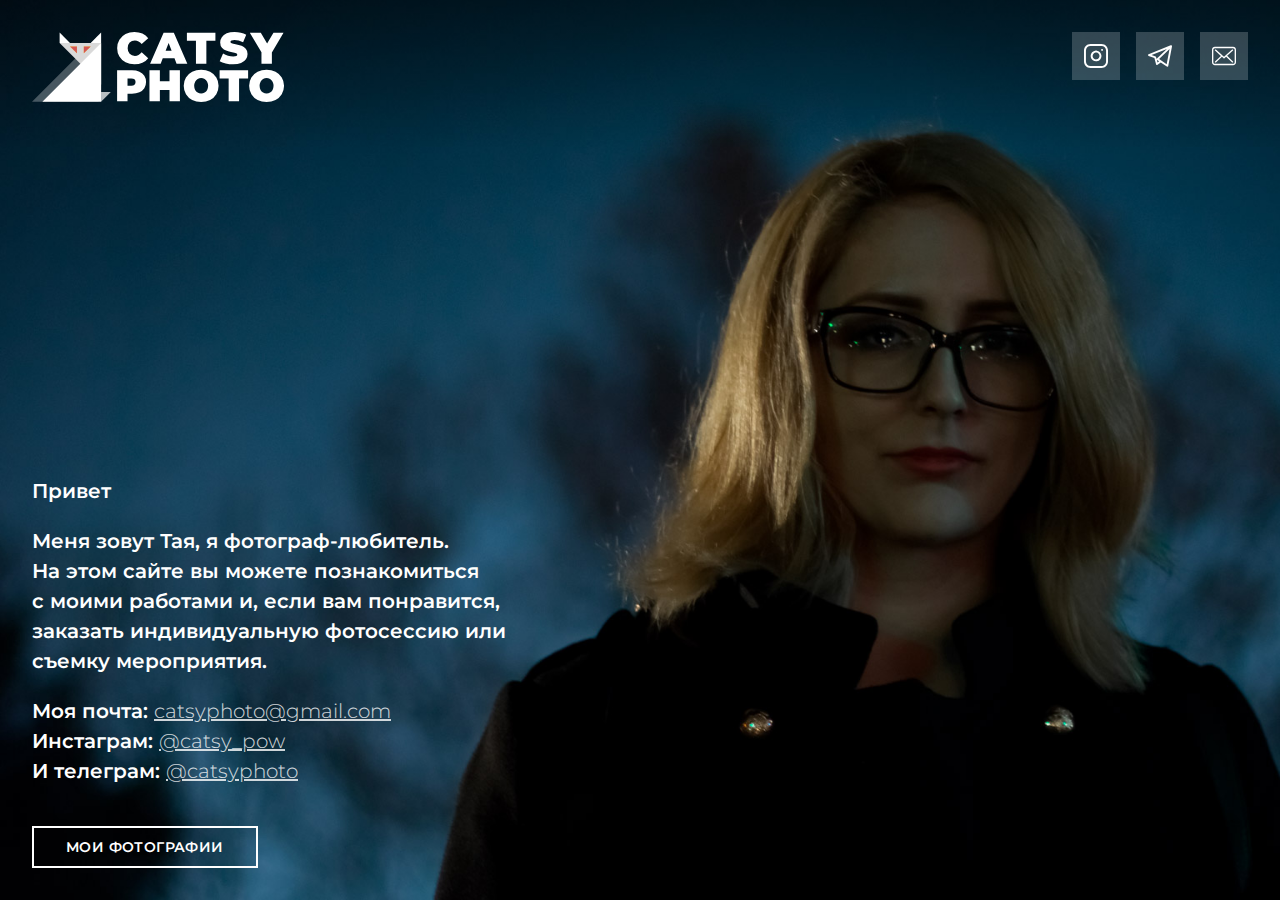
<file: index.html>
<!DOCTYPE html>
<html lang="ru">
  <head>
    <meta charset="UTF-8"/>
    <meta name="viewport" content="width=device-width, initial-scale=1.0"/>
    <meta http-equiv="X-UA-Compatible" content="ie=edge"/>
    <meta name="description" content="Фотограф в Махачкале. Частные фотосессии, мероприятия, свадьбы. Обработка фотографий"/>
    <meta name="keywords" content="махачкала, в махачкале, махачкалинский, фотограф, фотографа, заказать, контакты, съемка, фотосет, фотосессия, свадьба, выписка, утренник"/>
    <link rel="stylesheet" href="https://fonts.googleapis.com/css?family=Montserrat:300,400,700"/>
    <link rel="stylesheet" href="css/flickity.css"/>
    <link rel="stylesheet" href="css/main.css"/>
    <title>CatsyPhoto | Фотограф в Махачкале</title>
  </head>
  <body>
    <script type="text/javascript">
      (function (d, w, c) {
          (w[c] = w[c] || []).push(function() {
              try {
                  w.yaCounter47403646 = new Ya.Metrika2({
                      id:47403646,
                      clickmap:true,
                      trackLinks:true,
                      accurateTrackBounce:true
                  });
              } catch(e) { }
          });
      
          var n = d.getElementsByTagName("script")[0],
              s = d.createElement("script"),
              f = function () { n.parentNode.insertBefore(s, n); };
          s.type = "text/javascript";
          s.async = true;
          s.src = "https://mc.yandex.ru/metrika/tag.js";
      
          if (w.opera == "[object Opera]") {
              d.addEventListener("DOMContentLoaded", f, false);
          } else { f(); }
      })(document, window, "yandex_metrika_callbacks2");
      
    </script>
    <noscript>
      <div><img src="https://mc.yandex.ru/watch/47403646" style="position:absolute; left:-9999px;" alt=""/></div>
    </noscript>
    <script async="async" src="https://www.googletagmanager.com/gtag/js?id=UA-98367594-2"></script>
    <script>
      window.dataLayer = window.dataLayer || [];
      function gtag(){dataLayer.push(arguments);}
      gtag('js', new Date());
      gtag('config', 'UA-98367594-2');
    </script>
    <main class="contacts">
          <div class="header">
            <div class="header__logo">
                  <div class="logo"><img class="logo--big" src="img/logo/white.svg" alt="CatsyPhoto"/><img class="logo--small" src="img/logo/white-small.svg" alt="CatsyPhoto"/>
                  </div>
            </div>
            <div class="header__socials">
                  <div class="socials"><a class="socials__link" href="https://www.instagram.com/catsy_pow/" target="_blank"><?xml version="1.0" encoding="iso-8859-1"?>
<!-- Generator: Adobe Illustrator 19.0.0, SVG Export Plug-In . SVG Version: 6.00 Build 0)  -->
<svg version="1.1" id="Layer_1" xmlns="http://www.w3.org/2000/svg" xmlns:xlink="http://www.w3.org/1999/xlink" x="0px" y="0px"
	 viewBox="0 0 512 512" style="enable-background:new 0 0 512 512;" xml:space="preserve">
<g>
	<g>
		<path d="M373.659,0H138.341C62.06,0,0,62.06,0,138.341v235.318C0,449.94,62.06,512,138.341,512h235.318
			C449.94,512,512,449.94,512,373.659V138.341C512,62.06,449.94,0,373.659,0z M470.636,373.659
			c0,53.473-43.503,96.977-96.977,96.977H138.341c-53.473,0-96.977-43.503-96.977-96.977V138.341
			c0-53.473,43.503-96.977,96.977-96.977h235.318c53.473,0,96.977,43.503,96.977,96.977V373.659z"/>
	</g>
</g>
<g>
	<g>
		<path d="M370.586,238.141c-3.64-24.547-14.839-46.795-32.386-64.342c-17.547-17.546-39.795-28.746-64.341-32.385
			c-11.176-1.657-22.507-1.657-33.682,0c-30.336,4.499-57.103,20.541-75.372,45.172c-18.269,24.631-25.854,54.903-21.355,85.237
			c4.499,30.335,20.541,57.102,45.172,75.372c19.996,14.831,43.706,22.619,68.153,22.619c5.667,0,11.375-0.418,17.083-1.265
			c30.336-4.499,57.103-20.541,75.372-45.172C367.5,298.747,375.085,268.476,370.586,238.141z M267.791,327.632
			c-19.405,2.882-38.77-1.973-54.527-13.66c-15.757-11.687-26.019-28.811-28.896-48.216c-2.878-19.405,1.973-38.77,13.66-54.527
			c11.688-15.757,28.811-26.019,48.217-28.897c3.574-0.53,7.173-0.795,10.772-0.795s7.199,0.265,10.773,0.796
			c32.231,4.779,57.098,29.645,61.878,61.877C335.608,284.268,307.851,321.692,267.791,327.632z"/>
	</g>
</g>
<g>
	<g>
		<path d="M400.049,111.951c-3.852-3.851-9.183-6.058-14.625-6.058c-5.442,0-10.773,2.206-14.625,6.058
			c-3.851,3.852-6.058,9.174-6.058,14.625c0,5.451,2.207,10.773,6.058,14.625c3.852,3.851,9.183,6.058,14.625,6.058
			c5.442,0,10.773-2.206,14.625-6.058c3.851-3.852,6.058-9.183,6.058-14.625C406.107,121.133,403.9,115.802,400.049,111.951z"/>
	</g>
</g>
<g>
</g>
<g>
</g>
<g>
</g>
<g>
</g>
<g>
</g>
<g>
</g>
<g>
</g>
<g>
</g>
<g>
</g>
<g>
</g>
<g>
</g>
<g>
</g>
<g>
</g>
<g>
</g>
<g>
</g>
</svg>
</a><a class="socials__link" href="https://www.t.me/catsyphoto" target="_blank"><?xml version="1.0" encoding="iso-8859-1"?>
<!DOCTYPE svg PUBLIC "-//W3C//DTD SVG 1.1//EN" "http://www.w3.org/Graphics/SVG/1.1/DTD/svg11.dtd">
<svg version="1.1" id="Capa_1" xmlns="http://www.w3.org/2000/svg" xmlns:xlink="http://www.w3.org/1999/xlink" x="0px" y="0px"
	 viewBox="0 0 189.473 189.473" style="enable-background:new 0 0 189.473 189.473;" xml:space="preserve">
<g>
	<path d="M152.531,179.476c-1.48,0-2.95-0.438-4.211-1.293l-47.641-32.316l-25.552,18.386c-2.004,1.441-4.587,1.804-6.914,0.972
		c-2.324-0.834-4.089-2.759-4.719-5.146l-12.83-48.622L4.821,93.928c-2.886-1.104-4.8-3.865-4.821-6.955
		c-0.021-3.09,1.855-5.877,4.727-7.02l174.312-69.36c0.791-0.336,1.628-0.53,2.472-0.582c0.302-0.018,0.605-0.018,0.906-0.001
		c1.748,0.104,3.465,0.816,4.805,2.13c0.139,0.136,0.271,0.275,0.396,0.42c1.11,1.268,1.72,2.814,1.835,4.389
		c0.028,0.396,0.026,0.797-0.009,1.198c-0.024,0.286-0.065,0.571-0.123,0.854L159.898,173.38c-0.473,2.48-2.161,4.556-4.493,5.523
		C154.48,179.287,153.503,179.476,152.531,179.476z M104.862,130.579l42.437,28.785L170.193,39.24l-82.687,79.566l17.156,11.638
		C104.731,130.487,104.797,130.533,104.862,130.579z M69.535,124.178l5.682,21.53l12.242-8.809l-16.03-10.874
		C70.684,125.521,70.046,124.893,69.535,124.178z M28.136,86.782l31.478,12.035c2.255,0.862,3.957,2.758,4.573,5.092l3.992,15.129
		c0.183-1.745,0.974-3.387,2.259-4.624L149.227,38.6L28.136,86.782z"/>
</g>
</svg>
</a><a class="socials__link" href="mailto:catsyphoto@gmail.com" target="_blank"><?xml version="1.0" encoding="iso-8859-1"?>
<!-- Generator: Adobe Illustrator 19.1.0, SVG Export Plug-In . SVG Version: 6.00 Build 0)  -->
<svg version="1.1" id="Capa_1" xmlns="http://www.w3.org/2000/svg" xmlns:xlink="http://www.w3.org/1999/xlink" x="0px" y="0px"
	 viewBox="0 0 483.3 483.3" style="enable-background:new 0 0 483.3 483.3;" xml:space="preserve">
<g>
	<g>
		<path d="M424.3,57.75H59.1c-32.6,0-59.1,26.5-59.1,59.1v249.6c0,32.6,26.5,59.1,59.1,59.1h365.1c32.6,0,59.1-26.5,59.1-59.1
			v-249.5C483.4,84.35,456.9,57.75,424.3,57.75z M456.4,366.45c0,17.7-14.4,32.1-32.1,32.1H59.1c-17.7,0-32.1-14.4-32.1-32.1v-249.5
			c0-17.7,14.4-32.1,32.1-32.1h365.1c17.7,0,32.1,14.4,32.1,32.1v249.5H456.4z"/>
		<path d="M304.8,238.55l118.2-106c5.5-5,6-13.5,1-19.1c-5-5.5-13.5-6-19.1-1l-163,146.3l-31.8-28.4c-0.1-0.1-0.2-0.2-0.2-0.3
			c-0.7-0.7-1.4-1.3-2.2-1.9L78.3,112.35c-5.6-5-14.1-4.5-19.1,1.1c-5,5.6-4.5,14.1,1.1,19.1l119.6,106.9L60.8,350.95
			c-5.4,5.1-5.7,13.6-0.6,19.1c2.7,2.8,6.3,4.3,9.9,4.3c3.3,0,6.6-1.2,9.2-3.6l120.9-113.1l32.8,29.3c2.6,2.3,5.8,3.4,9,3.4
			c3.2,0,6.5-1.2,9-3.5l33.7-30.2l120.2,114.2c2.6,2.5,6,3.7,9.3,3.7c3.6,0,7.1-1.4,9.8-4.2c5.1-5.4,4.9-14-0.5-19.1L304.8,238.55z"
			/>
	</g>
</g>
<g>
</g>
<g>
</g>
<g>
</g>
<g>
</g>
<g>
</g>
<g>
</g>
<g>
</g>
<g>
</g>
<g>
</g>
<g>
</g>
<g>
</g>
<g>
</g>
<g>
</g>
<g>
</g>
<g>
</g>
</svg>
</a>
                  </div>
            </div>
          </div>
      <div class="contacts__info">
        <p>Привет</p>
        <p>
          Меня зовут Тая, я фотограф-любитель.<br>
          На этом сайте вы можете познакомиться с&nbsp;моими работами и, если вам понравится, заказать индивидуальную фотосессию или съемку мероприятия.
          
        </p>
        <p>Моя почта:<a href="mailto:catsyphoto@gmail.com">catsyphoto@gmail.com</a><br/>Инстаграм:<a href="https://www.instagram.com/catsy_pow/" target="_blank">@catsy_pow</a><br/>И телеграм:<a href="https://t.me/catsyphoto" target="_blank">@catsyphoto</a></p>
        <div class="button js-show-photos" href="/index.html">Мои фотографии</div>
      </div>
    </main>
    <main class="frontpage">
          <div class="header">
            <div class="header__logo">
                  <div class="logo"><img class="logo--big" src="img/logo/white.svg" alt="CatsyPhoto"/><img class="logo--small" src="img/logo/white-small.svg" alt="CatsyPhoto"/>
                    <div class="logo__links"><a class="js-show-contacts">Контакты</a></div>
                  </div>
            </div>
            <div class="header__socials">
                  <div class="socials"><a class="socials__link" href="https://www.instagram.com/catsy_pow/" target="_blank"><?xml version="1.0" encoding="iso-8859-1"?>
<!-- Generator: Adobe Illustrator 19.0.0, SVG Export Plug-In . SVG Version: 6.00 Build 0)  -->
<svg version="1.1" id="Layer_1" xmlns="http://www.w3.org/2000/svg" xmlns:xlink="http://www.w3.org/1999/xlink" x="0px" y="0px"
	 viewBox="0 0 512 512" style="enable-background:new 0 0 512 512;" xml:space="preserve">
<g>
	<g>
		<path d="M373.659,0H138.341C62.06,0,0,62.06,0,138.341v235.318C0,449.94,62.06,512,138.341,512h235.318
			C449.94,512,512,449.94,512,373.659V138.341C512,62.06,449.94,0,373.659,0z M470.636,373.659
			c0,53.473-43.503,96.977-96.977,96.977H138.341c-53.473,0-96.977-43.503-96.977-96.977V138.341
			c0-53.473,43.503-96.977,96.977-96.977h235.318c53.473,0,96.977,43.503,96.977,96.977V373.659z"/>
	</g>
</g>
<g>
	<g>
		<path d="M370.586,238.141c-3.64-24.547-14.839-46.795-32.386-64.342c-17.547-17.546-39.795-28.746-64.341-32.385
			c-11.176-1.657-22.507-1.657-33.682,0c-30.336,4.499-57.103,20.541-75.372,45.172c-18.269,24.631-25.854,54.903-21.355,85.237
			c4.499,30.335,20.541,57.102,45.172,75.372c19.996,14.831,43.706,22.619,68.153,22.619c5.667,0,11.375-0.418,17.083-1.265
			c30.336-4.499,57.103-20.541,75.372-45.172C367.5,298.747,375.085,268.476,370.586,238.141z M267.791,327.632
			c-19.405,2.882-38.77-1.973-54.527-13.66c-15.757-11.687-26.019-28.811-28.896-48.216c-2.878-19.405,1.973-38.77,13.66-54.527
			c11.688-15.757,28.811-26.019,48.217-28.897c3.574-0.53,7.173-0.795,10.772-0.795s7.199,0.265,10.773,0.796
			c32.231,4.779,57.098,29.645,61.878,61.877C335.608,284.268,307.851,321.692,267.791,327.632z"/>
	</g>
</g>
<g>
	<g>
		<path d="M400.049,111.951c-3.852-3.851-9.183-6.058-14.625-6.058c-5.442,0-10.773,2.206-14.625,6.058
			c-3.851,3.852-6.058,9.174-6.058,14.625c0,5.451,2.207,10.773,6.058,14.625c3.852,3.851,9.183,6.058,14.625,6.058
			c5.442,0,10.773-2.206,14.625-6.058c3.851-3.852,6.058-9.183,6.058-14.625C406.107,121.133,403.9,115.802,400.049,111.951z"/>
	</g>
</g>
<g>
</g>
<g>
</g>
<g>
</g>
<g>
</g>
<g>
</g>
<g>
</g>
<g>
</g>
<g>
</g>
<g>
</g>
<g>
</g>
<g>
</g>
<g>
</g>
<g>
</g>
<g>
</g>
<g>
</g>
</svg>
</a><a class="socials__link" href="https://www.t.me/catsyphoto" target="_blank"><?xml version="1.0" encoding="iso-8859-1"?>
<!DOCTYPE svg PUBLIC "-//W3C//DTD SVG 1.1//EN" "http://www.w3.org/Graphics/SVG/1.1/DTD/svg11.dtd">
<svg version="1.1" id="Capa_1" xmlns="http://www.w3.org/2000/svg" xmlns:xlink="http://www.w3.org/1999/xlink" x="0px" y="0px"
	 viewBox="0 0 189.473 189.473" style="enable-background:new 0 0 189.473 189.473;" xml:space="preserve">
<g>
	<path d="M152.531,179.476c-1.48,0-2.95-0.438-4.211-1.293l-47.641-32.316l-25.552,18.386c-2.004,1.441-4.587,1.804-6.914,0.972
		c-2.324-0.834-4.089-2.759-4.719-5.146l-12.83-48.622L4.821,93.928c-2.886-1.104-4.8-3.865-4.821-6.955
		c-0.021-3.09,1.855-5.877,4.727-7.02l174.312-69.36c0.791-0.336,1.628-0.53,2.472-0.582c0.302-0.018,0.605-0.018,0.906-0.001
		c1.748,0.104,3.465,0.816,4.805,2.13c0.139,0.136,0.271,0.275,0.396,0.42c1.11,1.268,1.72,2.814,1.835,4.389
		c0.028,0.396,0.026,0.797-0.009,1.198c-0.024,0.286-0.065,0.571-0.123,0.854L159.898,173.38c-0.473,2.48-2.161,4.556-4.493,5.523
		C154.48,179.287,153.503,179.476,152.531,179.476z M104.862,130.579l42.437,28.785L170.193,39.24l-82.687,79.566l17.156,11.638
		C104.731,130.487,104.797,130.533,104.862,130.579z M69.535,124.178l5.682,21.53l12.242-8.809l-16.03-10.874
		C70.684,125.521,70.046,124.893,69.535,124.178z M28.136,86.782l31.478,12.035c2.255,0.862,3.957,2.758,4.573,5.092l3.992,15.129
		c0.183-1.745,0.974-3.387,2.259-4.624L149.227,38.6L28.136,86.782z"/>
</g>
</svg>
</a><a class="socials__link" href="mailto:catsyphoto@gmail.com" target="_blank"><?xml version="1.0" encoding="iso-8859-1"?>
<!-- Generator: Adobe Illustrator 19.1.0, SVG Export Plug-In . SVG Version: 6.00 Build 0)  -->
<svg version="1.1" id="Capa_1" xmlns="http://www.w3.org/2000/svg" xmlns:xlink="http://www.w3.org/1999/xlink" x="0px" y="0px"
	 viewBox="0 0 483.3 483.3" style="enable-background:new 0 0 483.3 483.3;" xml:space="preserve">
<g>
	<g>
		<path d="M424.3,57.75H59.1c-32.6,0-59.1,26.5-59.1,59.1v249.6c0,32.6,26.5,59.1,59.1,59.1h365.1c32.6,0,59.1-26.5,59.1-59.1
			v-249.5C483.4,84.35,456.9,57.75,424.3,57.75z M456.4,366.45c0,17.7-14.4,32.1-32.1,32.1H59.1c-17.7,0-32.1-14.4-32.1-32.1v-249.5
			c0-17.7,14.4-32.1,32.1-32.1h365.1c17.7,0,32.1,14.4,32.1,32.1v249.5H456.4z"/>
		<path d="M304.8,238.55l118.2-106c5.5-5,6-13.5,1-19.1c-5-5.5-13.5-6-19.1-1l-163,146.3l-31.8-28.4c-0.1-0.1-0.2-0.2-0.2-0.3
			c-0.7-0.7-1.4-1.3-2.2-1.9L78.3,112.35c-5.6-5-14.1-4.5-19.1,1.1c-5,5.6-4.5,14.1,1.1,19.1l119.6,106.9L60.8,350.95
			c-5.4,5.1-5.7,13.6-0.6,19.1c2.7,2.8,6.3,4.3,9.9,4.3c3.3,0,6.6-1.2,9.2-3.6l120.9-113.1l32.8,29.3c2.6,2.3,5.8,3.4,9,3.4
			c3.2,0,6.5-1.2,9-3.5l33.7-30.2l120.2,114.2c2.6,2.5,6,3.7,9.3,3.7c3.6,0,7.1-1.4,9.8-4.2c5.1-5.4,4.9-14-0.5-19.1L304.8,238.55z"
			/>
	</g>
</g>
<g>
</g>
<g>
</g>
<g>
</g>
<g>
</g>
<g>
</g>
<g>
</g>
<g>
</g>
<g>
</g>
<g>
</g>
<g>
</g>
<g>
</g>
<g>
</g>
<g>
</g>
<g>
</g>
<g>
</g>
</svg>
</a>
                  </div>
            </div>
          </div>
          <div class="main-slider js-main-slider">
                <div class="main-slider__slide" style="background-image: url(img/mainslider/fog.jpg);" data-info="undefined"></div>
                <div class="main-slider__slide" style="background-image: url(img/mainslider/sun.jpg);" data-info="undefined"></div>
                <div class="main-slider__slide" style="background-image: url(img/mainslider/zara-2.jpg);" data-info="undefined"></div>
                <div class="main-slider__slide" style="background-image: url(img/mainslider/lika-2.jpg);" data-info="undefined"></div>
                <div class="main-slider__slide" style="background-image: url(img/mainslider/zara.jpg);" data-info="undefined"></div>
                <div class="main-slider__slide" style="background-image: url(img/mainslider/lika.jpg);" data-info="undefined"></div>
                <div class="main-slider__slide" style="background-image: url(img/mainslider/lana.jpg);" data-info="undefined"></div>
                <div class="main-slider__slide" style="background-image: url(img/mainslider/zara-3.jpg);" data-info="undefined"></div>
                <div class="main-slider__slide" style="background-image: url(img/mainslider/mari.jpg);" data-info="undefined"></div>
                <div class="main-slider__slide" style="background-image: url(img/mainslider/zara-4.jpg);" data-info="undefined"></div>
                <div class="main-slider__slide" style="background-image: url(img/mainslider/zara-5.jpg);" data-info="undefined"></div>
                <div class="main-slider__slide" style="background-image: url(img/mainslider/lika-3.jpg);" data-info="undefined"></div>
                <div class="main-slider__slide" style="background-image: url(img/mainslider/lika-4.jpg);" data-info="undefined"></div>
                <div class="main-slider__slide" style="background-image: url(img/mainslider/zara-6.jpg);" data-info="undefined"></div>
            <div class="main-slider__nav js-main-slider-nav">
                  <div class="main-slider__slide-nav" style="background-image: url(img/mainslider/fog.jpg);" data-info="undefined"></div>
                  <div class="main-slider__slide-nav" style="background-image: url(img/mainslider/sun.jpg);" data-info="undefined"></div>
                  <div class="main-slider__slide-nav" style="background-image: url(img/mainslider/zara-2.jpg);" data-info="undefined"></div>
                  <div class="main-slider__slide-nav" style="background-image: url(img/mainslider/lika-2.jpg);" data-info="undefined"></div>
                  <div class="main-slider__slide-nav" style="background-image: url(img/mainslider/zara.jpg);" data-info="undefined"></div>
                  <div class="main-slider__slide-nav" style="background-image: url(img/mainslider/lika.jpg);" data-info="undefined"></div>
                  <div class="main-slider__slide-nav" style="background-image: url(img/mainslider/lana.jpg);" data-info="undefined"></div>
                  <div class="main-slider__slide-nav" style="background-image: url(img/mainslider/zara-3.jpg);" data-info="undefined"></div>
                  <div class="main-slider__slide-nav" style="background-image: url(img/mainslider/mari.jpg);" data-info="undefined"></div>
                  <div class="main-slider__slide-nav" style="background-image: url(img/mainslider/zara-4.jpg);" data-info="undefined"></div>
                  <div class="main-slider__slide-nav" style="background-image: url(img/mainslider/zara-5.jpg);" data-info="undefined"></div>
                  <div class="main-slider__slide-nav" style="background-image: url(img/mainslider/lika-3.jpg);" data-info="undefined"></div>
                  <div class="main-slider__slide-nav" style="background-image: url(img/mainslider/lika-4.jpg);" data-info="undefined"></div>
                  <div class="main-slider__slide-nav" style="background-image: url(img/mainslider/zara-6.jpg);" data-info="undefined"></div>
            </div>
          </div>
    </main>
    <script src="js/flickity.pkgd.min.js"></script>
    <script src="js/main.js"></script>
  </body>
</html>
</file>
<file: css/main.css>
html,
body,
div,
span,
applet,
object,
iframe,
h1,
h2,
h3,
h4,
h5,
h6,
p,
blockquote,
pre,
a,
abbr,
acronym,
address,
big,
cite,
code,
del,
dfn,
em,
img,
ins,
kbd,
q,
s,
samp,
small,
strike,
strong,
sub,
sup,
tt,
var,
b,
u,
i,
center,
dl,
dt,
dd,
ol,
ul,
li,
fieldset,
form,
label,
legend,
table,
caption,
tbody,
tfoot,
thead,
tr,
th,
td,
article,
aside,
canvas,
details,
embed,
figure,
figcaption,
footer,
header,
hgroup,
menu,
nav,
output,
ruby,
section,
summary,
time,
mark,
audio,
video {
  margin: 0;
  padding: 0;
  border: 0;
  font-size: 100%;
  font: inherit;
  vertical-align: baseline;
}
article,
aside,
details,
figcaption,
figure,
footer,
header,
hgroup,
menu,
nav,
section {
  display: block;
}
body {
  line-height: 1;
}
ol,
ul {
  list-style: none;
}
blockquote,
q {
  quotes: none;
}
blockquote:before,
blockquote:after,
q:before,
q:after {
  content: '';
  content: none;
}
table {
  border-collapse: collapse;
  border-spacing: 0;
}
html,
body {
  width: 100%;
  min-height: 100%;
  padding: 0;
  margin: 0;
  font-family: 'Montserrat', sans-serif;
  -webkit-font-smoothing: antialiased;
}
body {
  background: #111 url("../img/logo/white-small.svg") no-repeat center;
  background-size: auto 90px;
}
* {
  -webkit-box-sizing: border-box;
          box-sizing: border-box;
}
.frontpage {
  position: absolute;
  z-index: 80;
  width: 100%;
  height: 100%;
  top: 0;
  left: 0;
}
body .button {
  display: inline-block;
  color: #fff;
  background: transparent;
  padding: 4px 32px;
  text-transform: uppercase;
  font-size: 14px;
  letter-spacing: 0.4px;
  margin-top: 20px;
  font-weight: 600;
  margin-left: 0;
  opacity: 1;
  text-decoration: none;
  border: 2px solid #fff;
  -webkit-transition: all 0.3s ease;
  transition: all 0.3s ease;
  cursor: pointer;
}
body .button:hover {
  background: #fff;
  color: #000;
}
@media (max-width: 768px) {
  body .button {
    display: block;
    width: auto;
    padding: 8px 32px;
    text-align: center;
    background: #fff;
    color: #000;
  }
}
.contacts {
  position: absolute;
  width: 100%;
  height: 100%;
  top: 0;
  left: 0;
  background: #111 url("../img/contacts_bg.jpg") no-repeat center;
  background-size: cover;
  display: -webkit-box;
  display: -ms-flexbox;
  display: flex;
  -webkit-box-align: end;
      -ms-flex-align: end;
          align-items: flex-end;
  -webkit-box-pack: start;
      -ms-flex-pack: start;
          justify-content: flex-start;
  padding: 32px;
  opacity: 0;
  z-index: 100;
}
@media (max-width: 768px) {
  .contacts {
    padding: 16px;
    background: #111 url("../img/contacts_bg_mobile.png") no-repeat center;
    background-size: cover;
  }
}
.contacts__info {
  color: #fff;
  font-size: 24px;
  font-weight: 600;
  line-height: 36px;
  max-width: 520px;
  min-width: 320px;
  opacity: 0;
  -webkit-transform: translateX(-100ppx);
          transform: translateX(-100ppx);
}
@media (max-width: 1440px) {
  .contacts__info {
    font-size: 20px;
    line-height: 30px;
    max-width: 480px;
  }
}
@media (max-width: 768px) {
  .contacts__info {
    width: auto;
    max-width: auto;
    font-size: 12px;
    line-height: 18px;
    min-width: auto;
  }
}
.contacts__info a {
  color: #fff;
  display: inline-block;
  margin-left: 6px;
  text-decoration: underline;
  font-weight: 300;
  -webkit-text-decoration-skip: ink;
          text-decoration-skip: ink;
  opacity: 0.8;
  -webkit-transition: all 0.4s ease;
  transition: all 0.4s ease;
}
.contacts__info a:hover {
  opacity: 1;
}
@media (max-width: 768px) {
  .contacts__info a {
    font-weight: 600;
    opacity: 1;
  }
}
.contacts__info p {
  margin-bottom: 20px;
}
@media (max-width: 768px) {
  .contacts__info p {
    margin-bottom: 10px;
  }
}
body.loaded .contacts {
  opacity: 1;
  -webkit-transition: opacity 1s 0.4s ease;
  transition: opacity 1s 0.4s ease;
}
body.loaded .contacts__info {
  opacity: 1;
  -webkit-transform: translateX(0px);
          transform: translateX(0px);
  -webkit-transition: all 1s 0.4s cubic-bezier(0.46, 0.1, 0.14, 0.95);
  transition: all 1s 0.4s cubic-bezier(0.46, 0.1, 0.14, 0.95);
}
body.show-photos .contacts {
  opacity: 0;
  -webkit-transition: opacity 0.4s ease, z-index 0.01s 0.4s linear;
  transition: opacity 0.4s ease, z-index 0.01s 0.4s linear;
  z-index: 50;
}
.logo {
  position: relative;
  pointer-events: auto;
  -webkit-transform: translateX(-360px);
          transform: translateX(-360px);
  will-change: transform;
}
@media (max-width: 1440px) {
  .logo {
    -webkit-transform: translateX(-360px);
            transform: translateX(-360px);
    opacity: 1;
  }
}
@media (max-width: 1024px) {
  .logo {
    -webkit-transform: translateX(0px);
            transform: translateX(0px);
    opacity: 0;
  }
}
@media (max-width: 768px) {
  .logo {
    -webkit-transform: translateX(0px);
            transform: translateX(0px);
    opacity: 0;
  }
}
.logo--big {
  display: block;
  height: 90px;
  position: relative;
  left: 0px;
}
@media (max-width: 1440px) {
  .logo--big {
    height: 70px;
  }
}
@media (max-width: 768px) {
  .logo--big {
    display: none;
  }
}
.logo--small {
  display: none;
  height: 70px;
  position: relative;
}
@media (max-width: 768px) {
  .logo--small {
    display: block;
    height: auto;
    width: 60px;
  }
}
.logo__links {
  display: -webkit-box;
  display: -ms-flexbox;
  display: flex;
  -webkit-box-align: baseline;
      -ms-flex-align: baseline;
          align-items: baseline;
  -webkit-box-orient: vertical;
  -webkit-box-direction: normal;
      -ms-flex-direction: column;
          flex-direction: column;
  margin-top: 16px;
}
@media (max-width: 768px) {
  .logo__links {
    position: absolute;
    width: 90vw;
    left: 0;
    -webkit-box-orient: horizontal;
    -webkit-box-direction: normal;
        -ms-flex-direction: row;
            flex-direction: row;
    padding-left: 70px;
    margin-top: -18px;
    -webkit-box-pack: end;
        -ms-flex-pack: end;
            justify-content: flex-end;
  }
}
.logo__links a {
  display: block;
  position: relative;
  font-size: 16px;
  line-height: 24px;
  font-weight: 600;
  color: #fff;
  text-transform: uppercase;
  letter-spacing: 0.4px;
  text-decoration: none;
  margin-right: 16px;
  margin-bottom: 8px;
  cursor: pointer;
  text-shadow: 0 3px 6px rgba(0,0,0,0.2);
}
@media (max-width: 768px) {
  .logo__links a {
    margin-right: 0;
  }
}
.logo__links a::before {
  content: '';
  display: block;
  position: absolute;
  top: 0;
  left: -32px;
  background: rgba(255,255,255,0.4);
  width: 10px;
  height: 100%;
  -webkit-transition: all 0.6s ease;
  transition: all 0.6s ease;
}
@media (max-width: 1024px) {
  .logo__links a::before {
    display: none;
  }
}
.logo__links a::after {
  content: '';
  display: block;
  position: absolute;
  width: 0px;
  height: 0px;
  -webkit-transform: rotate(-45deg) translateX(-48px) translateY(-48px);
          transform: rotate(-45deg) translateX(-48px) translateY(-48px);
  top: 7px;
  border: 4.5px solid transparent;
  border-bottom-color: #000;
  border-right-color: #000;
  -webkit-transition: all 0.4s ease;
  transition: all 0.4s ease;
}
@media (max-width: 1024px) {
  .logo__links a::after {
    display: none;
  }
}
.logo__links a:hover::before {
  width: 24px;
  background: #fff;
  -webkit-transition: all 0.4s cubic-bezier(0.46, 0.1, 0.14, 0.95);
  transition: all 0.4s cubic-bezier(0.46, 0.1, 0.14, 0.95);
}
.logo__links a:hover::after {
  -webkit-transform: rotate(-45deg) translateX(-18px) translateY(-18px);
          transform: rotate(-45deg) translateX(-18px) translateY(-18px);
  -webkit-transition: all 0.4s 0.2s cubic-bezier(0.46, 0.1, 0.14, 0.95);
  transition: all 0.4s 0.2s cubic-bezier(0.46, 0.1, 0.14, 0.95);
}
@media (min-width: 1440px) {
  body.loaded .logo {
    -webkit-transform: translateX(0px);
            transform: translateX(0px);
    -webkit-transition: -webkit-transform 1s 0.5s cubic-bezier(0.46, 0.1, 0.14, 0.95);
    transition: -webkit-transform 1s 0.5s cubic-bezier(0.46, 0.1, 0.14, 0.95);
    transition: transform 1s 0.5s cubic-bezier(0.46, 0.1, 0.14, 0.95);
    transition: transform 1s 0.5s cubic-bezier(0.46, 0.1, 0.14, 0.95), -webkit-transform 1s 0.5s cubic-bezier(0.46, 0.1, 0.14, 0.95);
  }
}
@media (max-width: 1440px) {
  body.loaded .logo {
    -webkit-transform: translateX(0px);
            transform: translateX(0px);
    -webkit-transition: -webkit-transform 1s 0.5s cubic-bezier(0.46, 0.1, 0.14, 0.95);
    transition: -webkit-transform 1s 0.5s cubic-bezier(0.46, 0.1, 0.14, 0.95);
    transition: transform 1s 0.5s cubic-bezier(0.46, 0.1, 0.14, 0.95);
    transition: transform 1s 0.5s cubic-bezier(0.46, 0.1, 0.14, 0.95), -webkit-transform 1s 0.5s cubic-bezier(0.46, 0.1, 0.14, 0.95);
  }
}
@media (max-width: 1024px) {
  body.loaded .logo {
    opacity: 1;
    -webkit-transition: opacity 1s 0.5s cubic-bezier(0.46, 0.1, 0.14, 0.95);
    transition: opacity 1s 0.5s cubic-bezier(0.46, 0.1, 0.14, 0.95);
  }
}
@media (max-width: 768px) {
  body.loaded .logo {
    opacity: 1;
    -webkit-transition: opacity 1s 0.5s cubic-bezier(0.46, 0.1, 0.14, 0.95);
    transition: opacity 1s 0.5s cubic-bezier(0.46, 0.1, 0.14, 0.95);
  }
}
.photoinfo {
  display: -webkit-box;
  display: -ms-flexbox;
  display: flex;
  -webkit-box-orient: vertical;
  -webkit-box-direction: normal;
      -ms-flex-direction: column;
          flex-direction: column;
  -webkit-box-align: start;
      -ms-flex-align: start;
          align-items: flex-start;
  width: auto;
  pointer-events: auto;
}
@media (max-width: 768px) {
  .photoinfo {
    pointer-events: none;
  }
}
.photoinfo__item {
  display: -webkit-box;
  display: -ms-flexbox;
  display: flex;
  -webkit-box-align: center;
      -ms-flex-align: center;
          align-items: center;
  -webkit-box-pack: justify;
      -ms-flex-pack: justify;
          justify-content: space-between;
  font-size: 16px;
  line-height: 32px;
  font-weight: 400;
  color: #fff;
  background: rgba(0,0,0,0.25);
  -webkit-box-shadow: -32px 0px 0px rgba(0,0,0,0.25);
          box-shadow: -32px 0px 0px rgba(0,0,0,0.25);
  padding-right: 32px;
  overflow: hidden;
  -webkit-transform: translateX(-400px);
          transform: translateX(-400px);
}
@media (max-width: 1440px) {
  .photoinfo__item {
    font-size: 14px;
    line-height: 22px;
    -webkit-transform: translateX(0px);
            transform: translateX(0px);
    opacity: 0;
  }
}
@media (max-width: 1024px) {
  .photoinfo__item {
    font-size: 12px;
    line-height: 22px;
    padding-right: 10px;
    -webkit-transform: translateX(0px);
            transform: translateX(0px);
    opacity: 0;
  }
}
@media (max-width: 768px) {
  .photoinfo__item {
    width: 100%;
    font-size: 12px;
    line-height: 16px;
    -webkit-transform: translateX(0px);
            transform: translateX(0px);
    opacity: 0;
  }
}
.photoinfo__item:nth-child(2n + 1) {
  background: transparent;
  -webkit-box-shadow: none;
          box-shadow: none;
}
.photoinfo__item span {
  text-align: left;
  width: 196px;
}
@media (max-width: 1024px) {
  .photoinfo__item span {
    width: 120px;
  }
}
@media (max-width: 768px) {
  .photoinfo__item span {
    width: 60%;
  }
}
.photoinfo__item span.title {
  font-weight: 700;
  width: 160px;
}
@media (max-width: 1024px) {
  .photoinfo__item span.title {
    width: 110px;
  }
}
@media (max-width: 768px) {
  .photoinfo__item span.title {
    width: 40%;
    font-weight: 500;
  }
}
.photoinfo__item span.info {
  -webkit-transform: translateY(0px);
          transform: translateY(0px);
}
.photoinfo__item:nth-child(1) span.info {
  -webkit-transition: all 0.5s 0.05s cubic-bezier(0.46, 0.1, 0.14, 0.95);
  transition: all 0.5s 0.05s cubic-bezier(0.46, 0.1, 0.14, 0.95);
}
.photoinfo__item:nth-child(2) span.info {
  -webkit-transition: all 0.5s 0.1s cubic-bezier(0.46, 0.1, 0.14, 0.95);
  transition: all 0.5s 0.1s cubic-bezier(0.46, 0.1, 0.14, 0.95);
}
.photoinfo__item:nth-child(3) span.info {
  -webkit-transition: all 0.5s 0.15s cubic-bezier(0.46, 0.1, 0.14, 0.95);
  transition: all 0.5s 0.15s cubic-bezier(0.46, 0.1, 0.14, 0.95);
}
.photoinfo__item:nth-child(4) span.info {
  -webkit-transition: all 0.5s 0.2s cubic-bezier(0.46, 0.1, 0.14, 0.95);
  transition: all 0.5s 0.2s cubic-bezier(0.46, 0.1, 0.14, 0.95);
}
.photoinfo__item:nth-child(5) span.info {
  -webkit-transition: all 0.5s 0.25s cubic-bezier(0.46, 0.1, 0.14, 0.95);
  transition: all 0.5s 0.25s cubic-bezier(0.46, 0.1, 0.14, 0.95);
}
.photoinfo__item:nth-child(6) span.info {
  -webkit-transition: all 0.5s 0.3s cubic-bezier(0.46, 0.1, 0.14, 0.95);
  transition: all 0.5s 0.3s cubic-bezier(0.46, 0.1, 0.14, 0.95);
}
.photoinfo.hidden span.info {
  -webkit-transform: translateY(-32px);
          transform: translateY(-32px);
}
@media (min-width: 1440px) {
  body.loaded .photoinfo__item:nth-child(1) {
    -webkit-transform: translateX(0px);
            transform: translateX(0px);
    -webkit-transition: -webkit-transform 1s 0.1s cubic-bezier(0.46, 0.1, 0.14, 0.95);
    transition: -webkit-transform 1s 0.1s cubic-bezier(0.46, 0.1, 0.14, 0.95);
    transition: transform 1s 0.1s cubic-bezier(0.46, 0.1, 0.14, 0.95);
    transition: transform 1s 0.1s cubic-bezier(0.46, 0.1, 0.14, 0.95), -webkit-transform 1s 0.1s cubic-bezier(0.46, 0.1, 0.14, 0.95);
  }
  body.loaded .photoinfo__item:nth-child(2) {
    -webkit-transform: translateX(0px);
            transform: translateX(0px);
    -webkit-transition: -webkit-transform 1s 0.2s cubic-bezier(0.46, 0.1, 0.14, 0.95);
    transition: -webkit-transform 1s 0.2s cubic-bezier(0.46, 0.1, 0.14, 0.95);
    transition: transform 1s 0.2s cubic-bezier(0.46, 0.1, 0.14, 0.95);
    transition: transform 1s 0.2s cubic-bezier(0.46, 0.1, 0.14, 0.95), -webkit-transform 1s 0.2s cubic-bezier(0.46, 0.1, 0.14, 0.95);
  }
  body.loaded .photoinfo__item:nth-child(3) {
    -webkit-transform: translateX(0px);
            transform: translateX(0px);
    -webkit-transition: -webkit-transform 1s 0.3s cubic-bezier(0.46, 0.1, 0.14, 0.95);
    transition: -webkit-transform 1s 0.3s cubic-bezier(0.46, 0.1, 0.14, 0.95);
    transition: transform 1s 0.3s cubic-bezier(0.46, 0.1, 0.14, 0.95);
    transition: transform 1s 0.3s cubic-bezier(0.46, 0.1, 0.14, 0.95), -webkit-transform 1s 0.3s cubic-bezier(0.46, 0.1, 0.14, 0.95);
  }
  body.loaded .photoinfo__item:nth-child(4) {
    -webkit-transform: translateX(0px);
            transform: translateX(0px);
    -webkit-transition: -webkit-transform 1s 0.4s cubic-bezier(0.46, 0.1, 0.14, 0.95);
    transition: -webkit-transform 1s 0.4s cubic-bezier(0.46, 0.1, 0.14, 0.95);
    transition: transform 1s 0.4s cubic-bezier(0.46, 0.1, 0.14, 0.95);
    transition: transform 1s 0.4s cubic-bezier(0.46, 0.1, 0.14, 0.95), -webkit-transform 1s 0.4s cubic-bezier(0.46, 0.1, 0.14, 0.95);
  }
  body.loaded .photoinfo__item:nth-child(5) {
    -webkit-transform: translateX(0px);
            transform: translateX(0px);
    -webkit-transition: -webkit-transform 1s 0.5s cubic-bezier(0.46, 0.1, 0.14, 0.95);
    transition: -webkit-transform 1s 0.5s cubic-bezier(0.46, 0.1, 0.14, 0.95);
    transition: transform 1s 0.5s cubic-bezier(0.46, 0.1, 0.14, 0.95);
    transition: transform 1s 0.5s cubic-bezier(0.46, 0.1, 0.14, 0.95), -webkit-transform 1s 0.5s cubic-bezier(0.46, 0.1, 0.14, 0.95);
  }
  body.loaded .photoinfo__item:nth-child(6) {
    -webkit-transform: translateX(0px);
            transform: translateX(0px);
    -webkit-transition: -webkit-transform 1s 0.6s cubic-bezier(0.46, 0.1, 0.14, 0.95);
    transition: -webkit-transform 1s 0.6s cubic-bezier(0.46, 0.1, 0.14, 0.95);
    transition: transform 1s 0.6s cubic-bezier(0.46, 0.1, 0.14, 0.95);
    transition: transform 1s 0.6s cubic-bezier(0.46, 0.1, 0.14, 0.95), -webkit-transform 1s 0.6s cubic-bezier(0.46, 0.1, 0.14, 0.95);
  }
}
@media (max-width: 1440px) {
  body.loaded .photoinfo__item:nth-child(1) {
    opacity: 1;
    -webkit-transition: opacity 1s 0.1s cubic-bezier(0.46, 0.1, 0.14, 0.95);
    transition: opacity 1s 0.1s cubic-bezier(0.46, 0.1, 0.14, 0.95);
  }
  body.loaded .photoinfo__item:nth-child(2) {
    opacity: 1;
    -webkit-transition: opacity 1s 0.2s cubic-bezier(0.46, 0.1, 0.14, 0.95);
    transition: opacity 1s 0.2s cubic-bezier(0.46, 0.1, 0.14, 0.95);
  }
  body.loaded .photoinfo__item:nth-child(3) {
    opacity: 1;
    -webkit-transition: opacity 1s 0.3s cubic-bezier(0.46, 0.1, 0.14, 0.95);
    transition: opacity 1s 0.3s cubic-bezier(0.46, 0.1, 0.14, 0.95);
  }
  body.loaded .photoinfo__item:nth-child(4) {
    opacity: 1;
    -webkit-transition: opacity 1s 0.4s cubic-bezier(0.46, 0.1, 0.14, 0.95);
    transition: opacity 1s 0.4s cubic-bezier(0.46, 0.1, 0.14, 0.95);
  }
  body.loaded .photoinfo__item:nth-child(5) {
    opacity: 1;
    -webkit-transition: opacity 1s 0.5s cubic-bezier(0.46, 0.1, 0.14, 0.95);
    transition: opacity 1s 0.5s cubic-bezier(0.46, 0.1, 0.14, 0.95);
  }
  body.loaded .photoinfo__item:nth-child(6) {
    opacity: 1;
    -webkit-transition: opacity 1s 0.6s cubic-bezier(0.46, 0.1, 0.14, 0.95);
    transition: opacity 1s 0.6s cubic-bezier(0.46, 0.1, 0.14, 0.95);
  }
}
@media (max-width: 1024px) {
  body.loaded .photoinfo__item:nth-child(1) {
    opacity: 1;
    -webkit-transition: opacity 1s 0.1s cubic-bezier(0.46, 0.1, 0.14, 0.95);
    transition: opacity 1s 0.1s cubic-bezier(0.46, 0.1, 0.14, 0.95);
  }
  body.loaded .photoinfo__item:nth-child(2) {
    opacity: 1;
    -webkit-transition: opacity 1s 0.2s cubic-bezier(0.46, 0.1, 0.14, 0.95);
    transition: opacity 1s 0.2s cubic-bezier(0.46, 0.1, 0.14, 0.95);
  }
  body.loaded .photoinfo__item:nth-child(3) {
    opacity: 1;
    -webkit-transition: opacity 1s 0.3s cubic-bezier(0.46, 0.1, 0.14, 0.95);
    transition: opacity 1s 0.3s cubic-bezier(0.46, 0.1, 0.14, 0.95);
  }
  body.loaded .photoinfo__item:nth-child(4) {
    opacity: 1;
    -webkit-transition: opacity 1s 0.4s cubic-bezier(0.46, 0.1, 0.14, 0.95);
    transition: opacity 1s 0.4s cubic-bezier(0.46, 0.1, 0.14, 0.95);
  }
  body.loaded .photoinfo__item:nth-child(5) {
    opacity: 1;
    -webkit-transition: opacity 1s 0.5s cubic-bezier(0.46, 0.1, 0.14, 0.95);
    transition: opacity 1s 0.5s cubic-bezier(0.46, 0.1, 0.14, 0.95);
  }
  body.loaded .photoinfo__item:nth-child(6) {
    opacity: 1;
    -webkit-transition: opacity 1s 0.6s cubic-bezier(0.46, 0.1, 0.14, 0.95);
    transition: opacity 1s 0.6s cubic-bezier(0.46, 0.1, 0.14, 0.95);
  }
}
@media (max-width: 768px) {
  body.loaded .photoinfo__item:nth-child(1) {
    opacity: 1;
    -webkit-transition: opacity 1s 0.1s cubic-bezier(0.46, 0.1, 0.14, 0.95);
    transition: opacity 1s 0.1s cubic-bezier(0.46, 0.1, 0.14, 0.95);
  }
  body.loaded .photoinfo__item:nth-child(2) {
    opacity: 1;
    -webkit-transition: opacity 1s 0.2s cubic-bezier(0.46, 0.1, 0.14, 0.95);
    transition: opacity 1s 0.2s cubic-bezier(0.46, 0.1, 0.14, 0.95);
  }
  body.loaded .photoinfo__item:nth-child(3) {
    opacity: 1;
    -webkit-transition: opacity 1s 0.3s cubic-bezier(0.46, 0.1, 0.14, 0.95);
    transition: opacity 1s 0.3s cubic-bezier(0.46, 0.1, 0.14, 0.95);
  }
  body.loaded .photoinfo__item:nth-child(4) {
    opacity: 1;
    -webkit-transition: opacity 1s 0.4s cubic-bezier(0.46, 0.1, 0.14, 0.95);
    transition: opacity 1s 0.4s cubic-bezier(0.46, 0.1, 0.14, 0.95);
  }
  body.loaded .photoinfo__item:nth-child(5) {
    opacity: 1;
    -webkit-transition: opacity 1s 0.5s cubic-bezier(0.46, 0.1, 0.14, 0.95);
    transition: opacity 1s 0.5s cubic-bezier(0.46, 0.1, 0.14, 0.95);
  }
  body.loaded .photoinfo__item:nth-child(6) {
    opacity: 1;
    -webkit-transition: opacity 1s 0.6s cubic-bezier(0.46, 0.1, 0.14, 0.95);
    transition: opacity 1s 0.6s cubic-bezier(0.46, 0.1, 0.14, 0.95);
  }
}
.socials {
  margin: 0;
  padding: 0;
  position: relative;
  display: -webkit-box;
  display: -ms-flexbox;
  display: flex;
  -webkit-box-align: center;
      -ms-flex-align: center;
          align-items: center;
  pointer-events: auto;
}
@media (max-width: 1024px) {
  .socials {
    margin-top: 0;
  }
}
.socials__link {
  display: inline-block;
  margin-right: 16px;
  width: 56px;
  height: 56px;
  background-color: rgba(255,255,255,0.2);
  -webkit-transition: all 0.7s ease;
  transition: all 0.7s ease;
  display: -webkit-box;
  display: -ms-flexbox;
  display: flex;
  -webkit-box-align: center;
      -ms-flex-align: center;
          align-items: center;
  -webkit-box-pack: center;
      -ms-flex-pack: center;
          justify-content: center;
  -webkit-box-shadow: 0 0 0 transparent;
          box-shadow: 0 0 0 transparent;
  position: relative;
  -webkit-transform: translateY(-200px);
          transform: translateY(-200px);
}
@media (max-width: 1440px) {
  .socials__link {
    width: 48px;
    height: 48px;
  }
}
@media (max-width: 768px) {
  .socials__link {
    margin-right: 8px;
  }
}
.socials__link::before {
  content: '';
  display: inline-block;
  position: absolute;
  bottom: -6px;
  left: 0;
  width: 0%;
  height: 2px;
  background: #fff;
  -webkit-transition: all 0.7s ease;
  transition: all 0.7s ease;
}
.socials__link::after {
  content: '';
  display: inline-block;
  position: absolute;
  bottom: 100%;
  left: 0;
  width: 100%;
  height: 0px;
  background: rgba(255,255,255,0.1);
  -webkit-transition: all 0.7s ease;
  transition: all 0.7s ease;
}
.socials__link:last-child {
  margin-right: 0;
}
.socials__link svg {
  width: 24px;
}
.socials__link svg * {
  -webkit-transition: all 0.7s ease;
  transition: all 0.7s ease;
  fill: #fff;
}
.socials__link:hover {
  background-color: #fff;
  -webkit-transition: all 0.4s cubic-bezier(0.46, 0.1, 0.14, 0.95);
  transition: all 0.4s cubic-bezier(0.46, 0.1, 0.14, 0.95);
  -webkit-box-shadow: 0 8px 12px rgba(0,0,0,0.2);
          box-shadow: 0 8px 12px rgba(0,0,0,0.2);
}
.socials__link:hover::before {
  width: 100%;
  -webkit-transition: all 0.4s cubic-bezier(0.46, 0.1, 0.14, 0.95);
  transition: all 0.4s cubic-bezier(0.46, 0.1, 0.14, 0.95);
}
.socials__link:hover::after {
  height: 64px;
  -webkit-transition: all 0.4s cubic-bezier(0.46, 0.1, 0.14, 0.95);
  transition: all 0.4s cubic-bezier(0.46, 0.1, 0.14, 0.95);
}
.socials__link:hover svg * {
  -webkit-transition: all 0.5s cubic-bezier(0.46, 0.1, 0.14, 0.95);
  transition: all 0.5s cubic-bezier(0.46, 0.1, 0.14, 0.95);
  fill: #000;
}
body.loaded .socials__link:nth-child(1) {
  -webkit-transform: translateY(0px);
          transform: translateY(0px);
  -webkit-transition: -webkit-transform 1s 0.1s cubic-bezier(0.46, 0.1, 0.14, 0.95);
  transition: -webkit-transform 1s 0.1s cubic-bezier(0.46, 0.1, 0.14, 0.95);
  transition: transform 1s 0.1s cubic-bezier(0.46, 0.1, 0.14, 0.95);
  transition: transform 1s 0.1s cubic-bezier(0.46, 0.1, 0.14, 0.95), -webkit-transform 1s 0.1s cubic-bezier(0.46, 0.1, 0.14, 0.95);
}
body.loaded .socials__link:nth-child(2) {
  -webkit-transform: translateY(0px);
          transform: translateY(0px);
  -webkit-transition: -webkit-transform 1s 0.2s cubic-bezier(0.46, 0.1, 0.14, 0.95);
  transition: -webkit-transform 1s 0.2s cubic-bezier(0.46, 0.1, 0.14, 0.95);
  transition: transform 1s 0.2s cubic-bezier(0.46, 0.1, 0.14, 0.95);
  transition: transform 1s 0.2s cubic-bezier(0.46, 0.1, 0.14, 0.95), -webkit-transform 1s 0.2s cubic-bezier(0.46, 0.1, 0.14, 0.95);
}
body.loaded .socials__link:nth-child(3) {
  -webkit-transform: translateY(0px);
          transform: translateY(0px);
  -webkit-transition: -webkit-transform 1s 0.3s cubic-bezier(0.46, 0.1, 0.14, 0.95);
  transition: -webkit-transform 1s 0.3s cubic-bezier(0.46, 0.1, 0.14, 0.95);
  transition: transform 1s 0.3s cubic-bezier(0.46, 0.1, 0.14, 0.95);
  transition: transform 1s 0.3s cubic-bezier(0.46, 0.1, 0.14, 0.95), -webkit-transform 1s 0.3s cubic-bezier(0.46, 0.1, 0.14, 0.95);
}
body.loaded .socials__link:nth-child(4) {
  -webkit-transform: translateY(0px);
          transform: translateY(0px);
  -webkit-transition: -webkit-transform 1s 0.4s cubic-bezier(0.46, 0.1, 0.14, 0.95);
  transition: -webkit-transform 1s 0.4s cubic-bezier(0.46, 0.1, 0.14, 0.95);
  transition: transform 1s 0.4s cubic-bezier(0.46, 0.1, 0.14, 0.95);
  transition: transform 1s 0.4s cubic-bezier(0.46, 0.1, 0.14, 0.95), -webkit-transform 1s 0.4s cubic-bezier(0.46, 0.1, 0.14, 0.95);
}
body.loaded .socials__link:nth-child(5) {
  -webkit-transform: translateY(0px);
          transform: translateY(0px);
  -webkit-transition: -webkit-transform 1s 0.5s cubic-bezier(0.46, 0.1, 0.14, 0.95);
  transition: -webkit-transform 1s 0.5s cubic-bezier(0.46, 0.1, 0.14, 0.95);
  transition: transform 1s 0.5s cubic-bezier(0.46, 0.1, 0.14, 0.95);
  transition: transform 1s 0.5s cubic-bezier(0.46, 0.1, 0.14, 0.95), -webkit-transform 1s 0.5s cubic-bezier(0.46, 0.1, 0.14, 0.95);
}
body.loaded .socials__link:nth-child(6) {
  -webkit-transform: translateY(0px);
          transform: translateY(0px);
  -webkit-transition: -webkit-transform 1s 0.6s cubic-bezier(0.46, 0.1, 0.14, 0.95);
  transition: -webkit-transform 1s 0.6s cubic-bezier(0.46, 0.1, 0.14, 0.95);
  transition: transform 1s 0.6s cubic-bezier(0.46, 0.1, 0.14, 0.95);
  transition: transform 1s 0.6s cubic-bezier(0.46, 0.1, 0.14, 0.95), -webkit-transform 1s 0.6s cubic-bezier(0.46, 0.1, 0.14, 0.95);
}
.header {
  position: absolute;
  top: 0;
  left: 0;
  z-index: 2;
  width: 100%;
  height: 150px;
  display: -webkit-box;
  display: -ms-flexbox;
  display: flex;
  background: -webkit-gradient(linear, left top, left bottom, from(rgba(0,0,0,0.4)), to(rgba(0,0,0,0)));
  background: linear-gradient(to bottom, rgba(0,0,0,0.4), rgba(0,0,0,0));
  -webkit-box-align: start;
      -ms-flex-align: start;
          align-items: flex-start;
  -webkit-box-pack: justify;
      -ms-flex-pack: justify;
          justify-content: space-between;
  padding: 32px;
  padding-bottom: none;
  pointer-events: none;
  opacity: 0;
}
@media (max-width: 768px) {
  .header {
    padding: 16px;
    padding-bottom: none;
    -webkit-box-pack: justify;
        -ms-flex-pack: justify;
            justify-content: space-between;
  }
}
@media (max-width: 768px) {
  .header__logo {
    margin-right: 10px;
  }
}
body.loaded .header {
  opacity: 1;
  -webkit-transition: all 0.6s ease;
  transition: all 0.6s ease;
}
.main-slider {
  position: absolute;
  top: 0;
  left: 0;
  width: 100%;
  height: 100%;
  background: #111 url("../img/logo/white-small.svg") no-repeat center;
  background-size: auto 90px;
  z-index: 1;
  opacity: 0;
  will-change: opacity;
}
.main-slider::after {
  content: '';
  display: inline-block;
  position: absolute;
  bottom: 0;
  left: 0;
  width: 100%;
  height: 100px;
  z-index: 3;
  pointer-events: none;
  background: -webkit-gradient(linear, left bottom, left top, from(rgba(0,0,0,0.6)), to(rgba(0,0,0,0)));
  background: linear-gradient(to top, rgba(0,0,0,0.6), rgba(0,0,0,0));
}
.main-slider__slide {
  position: absolute;
  width: 100%;
  height: 100%;
  top: 0;
  left: 0;
  background-position: center;
  background-size: cover;
  background-repeat: no-repeat;
  -webkit-transform: scale(1, 1);
          transform: scale(1, 1);
  -webkit-transition: -webkit-transform 0.1s ease;
  transition: -webkit-transform 0.1s ease;
  transition: transform 0.1s ease;
  transition: transform 0.1s ease, -webkit-transform 0.1s ease;
}
@media (min-width: 1440px) {
  .main-slider__slide.is-selected {
    -webkit-transition: -webkit-transform 6s ease;
    transition: -webkit-transform 6s ease;
    transition: transform 6s ease;
    transition: transform 6s ease, -webkit-transform 6s ease;
    -webkit-transform: scale(1.05, 1.07);
            transform: scale(1.05, 1.07);
  }
}
.main-slider__nav {
  position: absolute;
  bottom: 0;
  left: 32px;
  width: calc(100% - 64px);
  height: 128px;
  z-index: 5;
  opacity: 0;
}
@media (max-width: 768px) {
  .main-slider__nav {
    width: calc(100% - 32px);
    left: 16px;
    height: 76px;
  }
}
.main-slider__nav .flickity-viewport {
  height: 128px;
}
@media (max-width: 1024px) {
  .main-slider__nav .flickity-viewport {
    height: 108px;
  }
}
@media (max-width: 768px) {
  .main-slider__nav .flickity-viewport {
    height: 76px;
  }
}
.main-slider__nav .main-slider__slide-nav {
  display: block;
  position: relative;
  height: 96px;
  width: 144px;
  border: 2px solid #fff;
  margin-right: 16px;
  background: #333;
  background-position: center;
  background-size: cover;
  background-repeat: no-repeat;
  opacity: 1;
  -webkit-transition: opacity 0.3s ease;
  transition: opacity 0.3s ease;
  cursor: pointer;
}
@media (max-width: 1024px) {
  .main-slider__nav .main-slider__slide-nav {
    width: 128px;
    height: 76px;
  }
}
@media (max-width: 768px) {
  .main-slider__nav .main-slider__slide-nav {
    width: 100px;
    height: 60px;
    margin-right: 8px;
  }
}
.main-slider__nav .main-slider__slide-nav::before {
  content: '';
  display: inline-block;
  position: absolute;
  bottom: -8px;
  left: -2px;
  width: 0%;
  height: 2px;
  background: #fff;
  -webkit-transition: all 0.7s 0.7s ease;
  transition: all 0.7s 0.7s ease;
}
.main-slider__nav .main-slider__slide-nav::after {
  content: '';
  display: inline-block;
  position: absolute;
  top: 0;
  left: 0;
  width: 100%;
  height: 100%;
  background: rgba(0,0,0,0.6) url("../img/icons/view.svg") no-repeat center;
  background-size: 48px auto;
  -webkit-transition: opacity 0.3s ease;
  transition: opacity 0.3s ease;
  opacity: 0;
  z-index: 5;
}
.main-slider__nav .main-slider__slide-nav.is-selected {
  opacity: 1;
}
.main-slider__nav .main-slider__slide-nav.is-nav-selected::before {
  width: calc(100% + 4px);
  -webkit-transition: all 0.4s cubic-bezier(0.46, 0.1, 0.14, 0.95);
  transition: all 0.4s cubic-bezier(0.46, 0.1, 0.14, 0.95);
}
.main-slider__nav .main-slider__slide-nav.is-nav-selected::after,
.main-slider__nav .main-slider__slide-nav:hover::after {
  opacity: 1;
}
.main-slider__info {
  position: absolute;
  bottom: 32px;
  left: 32px;
  width: auto;
  z-index: 5;
}
@media (max-width: 768px) {
  .main-slider__info {
    bottom: 90px;
    width: calc(100% - 16px);
    pointer-events: none;
    left: 16px;
  }
}
body.loaded .main-slider {
  opacity: 1;
  -webkit-transition: opacity 1s 1s ease;
  transition: opacity 1s 1s ease;
}
body.loaded .main-slider__nav {
  opacity: 1;
  -webkit-transition: opacity 1s 0.6s ease;
  transition: opacity 1s 0.6s ease;
}
</file>
